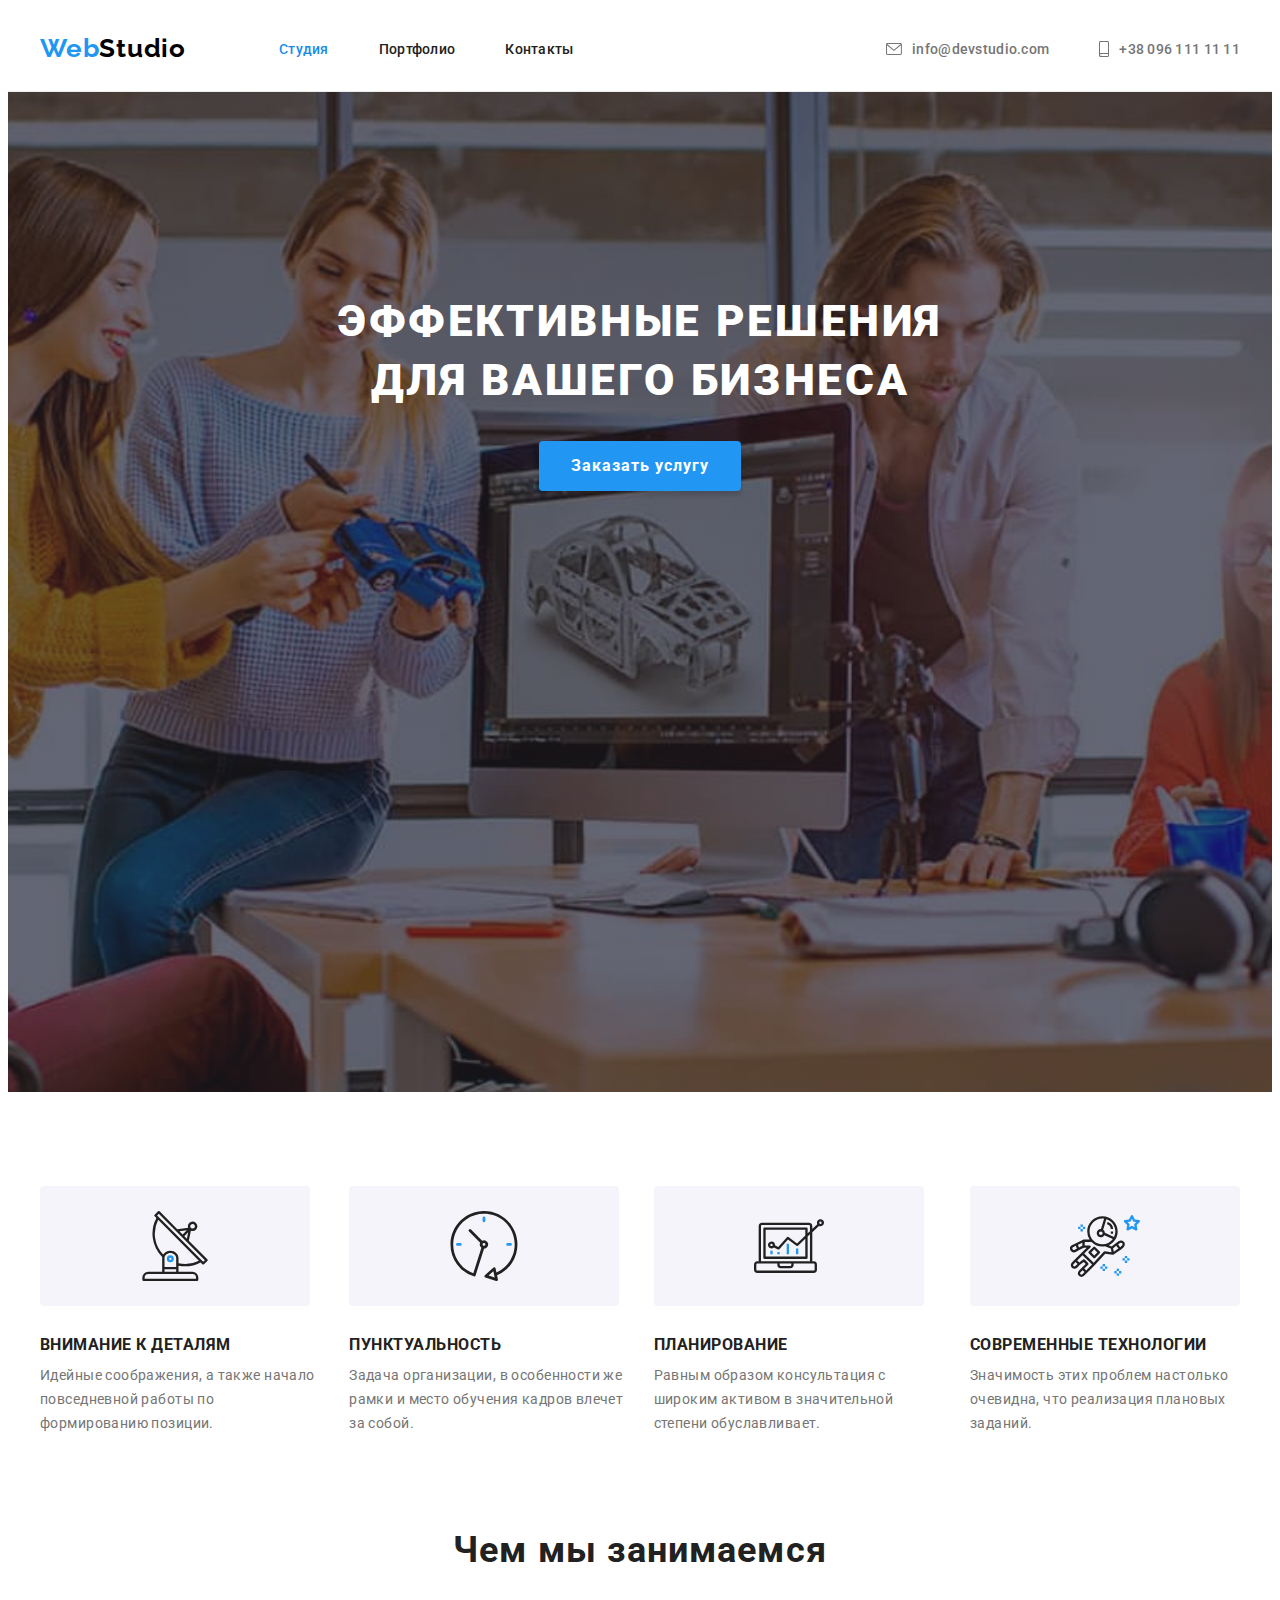
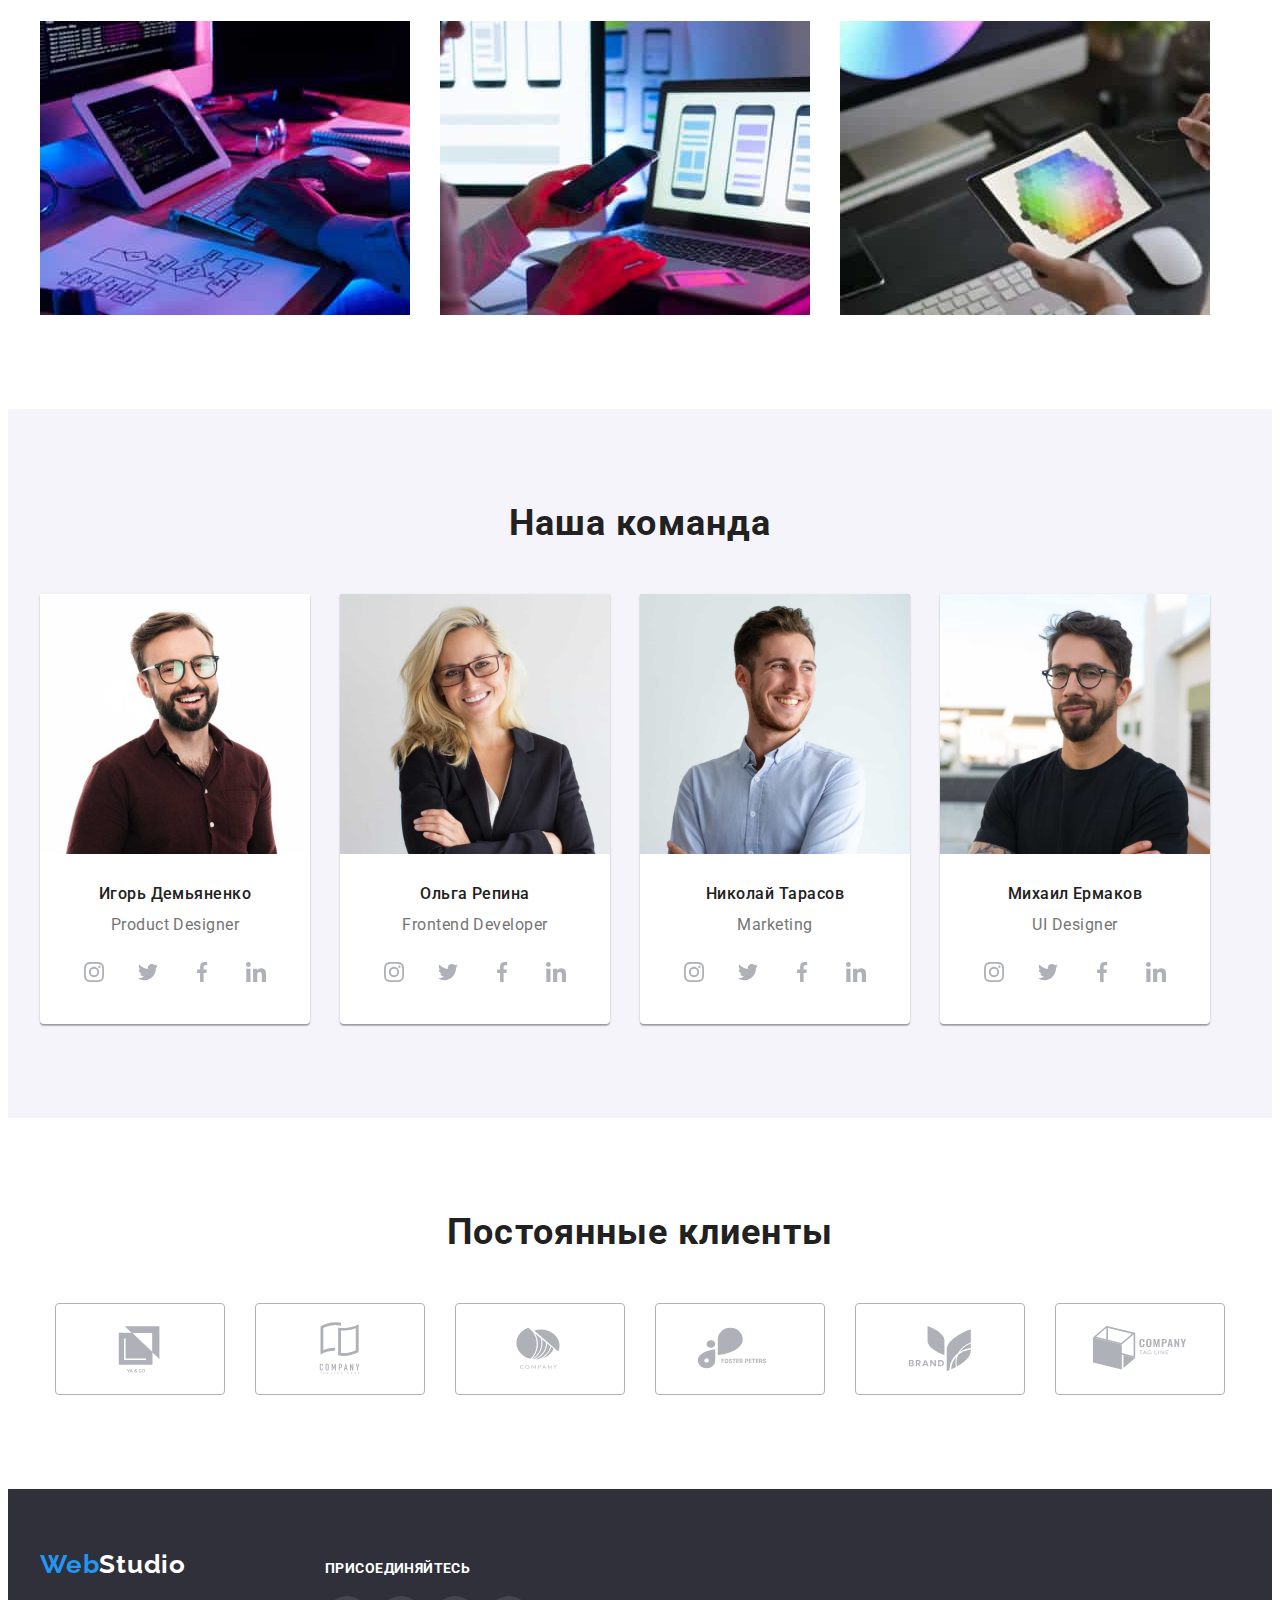
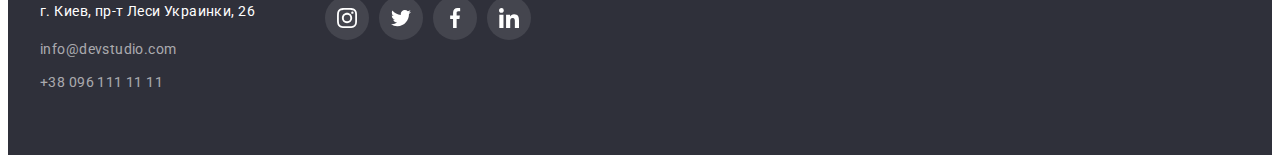
<file: index.html>
<!DOCTYPE html>
<html lang="ru">
  <head>
    <meta charset="UTF-8" />
    <meta http-equiv="X-UA-Compatible" content="IE=edge" />
    <meta name="viewport" content="width=device-width, initial-scale=1.0" />
    <title>Студия</title>
    <link
      rel="stylesheet"
      href="https://cdnjs.cloudflare.com/ajax/libs/modern-normalize/1.1.0/modern-normalize.min.css"
      integrity="sha512-wpPYUAdjBVSE4KJnH1VR1HeZfpl1ub8YT/NKx4PuQ5NmX2tKuGu6U/JRp5y+Y8XG2tV+wKQpNHVUX03MfMFn9Q=="
      crossorigin="anonymous"
      referrerpolicy="no-referrer"
    />

    <link rel="preconnect" href="https://fonts.googleapis.com" />
    <link rel="preconnect" href="https://fonts.gstatic.com" crossorigin />
    <link
      href="https://fonts.googleapis.com/css2?family=Raleway:wght@700&family=Roboto:wght@400;500;700;900&display=swap"
      rel="stylesheet"
    />
    <link rel="stylesheet" href="./css/styles.css" />
  </head>
  <body>
    <!-- Хедер -->
    <header class="header">
      <div class="container header-container">
        <nav class="navigation">
          <a href="./index.html" class="logo"
            ><span class="logo-first-part">Web</span>Studio</a
          >
          <ul class="navigation-list list">
            <li class="navigation-item">
              <a href="./index.html" class="navigation-link active-page"
                >Студия</a
              >
            </li>
            <li class="navigation-item">
              <a href="./portfolio.html" class="navigation-link">Портфолио</a>
            </li>
            <li class="navigation-item">
              <a href="" class="navigation-link">Контакты</a>
            </li>
          </ul>
        </nav>
        <ul class="navigation-list-mail list">
          <li class="navigation-item-mail">
            <a href="mailto:info@devstudio.com" class="navigation-link-mail">
              <svg class="icon-navigation" width="16" height="12">
                <use href="./images/icons.svg#icon-envelope"></use></svg>info@devstudio.com</a>
          </li>
          <li class="navigation-item-mail">
            <a href="tel:+380961111111" class="navigation-link-mail">
              <svg class="icon-navigation" width="10" height="16">
                <use href="./images/icons.svg#icon-smartphone"></use></svg>+38 096 111 11 11</a>
          </li>
        </ul>
      </div>
    </header>

    <main>
      <!-- секция1 -->

      <section class="hero ">
          <div class="container">
              <h1 class="hero-title">
                Эффективные решения <br />
                для вашего бизнеса
              </h1>
              <button type="button" class="hero-btn">Заказать услугу</button>
            </div>
      </section>

      <!-- секция2 -->

      <section class="features section">
        <div class="container">
          <h2 hidden>Особенности</h2>
          <ul class="features-list list">
            <li class="features-item">
              <div class="features-background-icon">
                <svg class="features-icon" width="70px" height="70px">
                  <use href="./images/icons.svg#icon-features-antenna"></use>
                </svg>
              </div>
              <h3 class="features-title">Внимание к деталям</h3>
              <p class="features-text">
                Идейные соображения, а также начало повседневной работы по
                формированию позиции.
              </p>
            </li>
            <li class="features-item">
              <div class="features-background-icon">
                <svg class="features-icon" width="70px" height="70px">
                  <use href="./images/icons.svg#icon-features-clock"></use>
                </svg>
              </div>
              <h3 class="features-title">Пунктуальность</h3>
              <p class="features-text">
                Задача организации, в особенности же рамки и место обучения
                кадров влечет за собой.
              </p>
            </li>
            <li class="features-item">
              <div class="features-background-icon">
                <svg class="features-icon" width="70px" height="70px">
                  <use href="./images/icons.svg#icon-features-diagram"></use>
                </svg>
              </div>
              <h3 class="features-title">Планирование</h3>
              <p class="features-text">
                Равным образом консультация с широким активом в значительной
                степени обуславливает.
              </p>
            </li>
            <li class="features-item">
              <div class="features-background-icon">
                <svg class="features-icon" width="70px" height="70px">
                  <use href="./images/icons.svg#icon-features-astronaut"></use>
                </svg>
              </div>
              <h3 class="features-title">Современные технологии</h3>
              <p class="features-text">
                Значимость этих проблем настолько очевидна, что реализация
                плановых заданий.
              </p>
            </li>
          </ul>
        </div>
      </section>

      <!-- секция3 -->

      <section class="work work-section">
        <div class="container">
          <h2 class="work-title">Чем мы занимаемся</h2>
          <ul class="work-list list">
            <li class="work-item">
              <img
                src="./images/box1.jpg"
                alt="работа за клавиатурой"
                width="370"
                height="294"
                class="work-img"
              />
            </li>
            <li class="work-item">
              <img
                src="./images/box2.jpg"
                alt="работа за ноутбуком"
                width="370"
                height="294"
                class="work-img"
              />
            </li>
            <li class="work-item">
              <img
                src="./images/box3.jpg"
                alt="работа за планшетом"
                width="370"
                height="294"
                class="work-img"
              />
            </li>
          </ul>
        </div>
      </section>

      <!-- секция4 -->
      <section class="team section">
        <div class="container">
          <h2 class="team-title">Наша команда</h2>
          <ul class="team-list list">
            <li class="team-item">
              <img
                src="./images/product-designer.jpg"
                alt="фото Игоря"
                width="270"
                height="260"
                class="team-img"
              />
              <div class="container-team-img">
                <h3 class="team-name">Игорь Демьяненко</h3>
                <p lang="en" class="team-profession">Product Designer</p>
                <ul class="team-social-list list">
                  <li class="team-social-item">
                    <a href="" class="team-social-link">
                      <svg class="team-social-icon" width="20" height="20">
                        <use href="./images/icons.svg#icon-instagram"></use>
                      </svg>
                    </a>
                  </li>
                  <li class="team-social-item">
                    <a href="" class="team-social-link">
                      <svg class="team-social-icon" width="20" height="20">
                        <use href="./images/icons.svg#icon-twitter"></use>
                      </svg>
                    </a>
                  </li>
                  <li class="team-social-item">
                    <a href="" class="team-social-link">
                      <svg class="team-social-icon" width="20" height="20">
                        <use href="./images/icons.svg#icon-facebook"></use>
                      </svg>
                    </a>
                  </li>
                  <li class="team-social-item">
                    <a href="" class="team-social-link">
                      <svg class="team-social-icon" width="20" height="20">
                        <use href="./images/icons.svg#icon-linkedin"></use>
                      </svg>
                    </a>
                  </li>
                </ul>
              </div>
            </li>
            <li class="team-item">
              <img
                src="./images/frontend-developer.jpg"
                alt="фото Ольги"
                width="270"
                height="260"
                class="team-img"
              />
              <div class="container-team-img">
                <h3 class="team-name">Ольга Репина</h3>
                <p lang="en" class="team-profession">Frontend Developer</p>
                <ul class="team-social-list list">
                  <li class="team-social-item">
                    <a href="" class="team-social-link">
                      <svg class="team-social-icon" width="20" height="20">
                        <use href="./images/icons.svg#icon-instagram"></use>
                      </svg>
                    </a>
                  </li>
                  <li class="team-social-item">
                    <a href="" class="team-social-link">
                      <svg class="team-social-icon" width="20" height="20">
                        <use href="./images/icons.svg#icon-twitter"></use>
                      </svg>
                    </a>
                  </li>
                  <li class="team-social-item">
                    <a href="" class="team-social-link">
                      <svg class="team-social-icon" width="20" height="20">
                        <use href="./images/icons.svg#icon-facebook"></use>
                      </svg>
                    </a>
                  </li>
                  <li class="team-social-item">
                    <a href="" class="team-social-link">
                      <svg class="team-social-icon" width="20" height="20">
                        <use href="./images/icons.svg#icon-linkedin"></use>
                      </svg>
                    </a>
                  </li>
                </ul>
              </div>
            </li>
            <li class="team-item">
              <img
                src="./images/marketing.jpg"
                alt="фото Николая"
                width="270"
                height="260"
                class="team-img"
              />
              <div class="container-team-img">
                <h3 class="team-name">Николай Тарасов</h3>
                <p lang="en" class="team-profession">Marketing</p>
                <ul class="team-social-list list">
                  <li class="team-social-item">
                    <a href="" class="team-social-link">
                      <svg class="team-social-icon" width="20" height="20">
                        <use href="./images/icons.svg#icon-instagram"></use>
                      </svg>
                    </a>
                  </li>
                  <li class="team-social-item">
                    <a href="" class="team-social-link">
                      <svg class="team-social-icon" width="20" height="20">
                        <use href="./images/icons.svg#icon-twitter"></use>
                      </svg>
                    </a>
                  </li>
                  <li class="team-social-item">
                    <a href="" class="team-social-link">
                      <svg class="team-social-icon" width="20" height="20">
                        <use href="./images/icons.svg#icon-facebook"></use>
                      </svg>
                    </a>
                  </li>
                  <li class="team-social-item">
                    <a href="" class="team-social-link">
                      <svg class="team-social-icon" width="20" height="20">
                        <use href="./images/icons.svg#icon-linkedin"></use>
                      </svg>
                    </a>
                  </li>
                </ul>
              </div>
            </li>
            <li class="team-item">
              <img
                src="./images/ui-designer.jpg"
                alt="фото Михаила"
                width="270"
                height="260"
                class="team-img"
              />
              <div class="container-team-img">
                <h3 class="team-name">Михаил Ермаков</h3>
                <p lang="en" class="team-profession">UI Designer</p>
                <ul class="team-social-list list">
                  <li class="team-social-item">
                    <a href="" class="team-social-link">
                      <svg class="team-social-icon" width="20" height="20">
                        <use href="./images/icons.svg#icon-instagram"></use>
                      </svg>
                    </a>
                  </li>
                  <li class="team-social-item">
                    <a href="" class="team-social-link">
                      <svg class="team-social-icon" width="20" height="20">
                        <use href="./images/icons.svg#icon-twitter"></use>
                      </svg>
                    </a>
                  </li>
                  <li class="team-social-item">
                    <a href="" class="team-social-link">
                      <svg class="team-social-icon" width="20" height="20">
                        <use href="./images/icons.svg#icon-facebook"></use>
                      </svg>
                    </a>
                  </li>
                  <li class="team-social-item">
                    <a href="" class="team-social-link">
                      <svg class="team-social-icon" width="20" height="20">
                        <use href="./images/icons.svg#icon-linkedin"></use>
                      </svg>
                    </a>
                  </li>
                </ul>
              </div>
            </li>
          </ul>
        </div>
      </section>
      <!--Секция 5-->
      <section class="clients section">
        <div class="container">
          <h2 class="clients-title">Постоянные клиенты</h2>
          <ul class="clients-list list">
            <li class="clients-item">
              <a class="client-link" href="">
                <svg class="client-icon" width="106" height="60">
                  <use href="./images/icons.svg#icon-client-1"></use>
                </svg>
              </a>
            </li>
            <li class="clients-item">
              <a href="" class="client-link">
                <svg class="client-icon" width="106" height="60">
                  <use href="./images/icons.svg#icon-client-2"></use>
                </svg>
              </a>
            </li>
            <li class="clients-item">
              <a href="" class="client-link">
                <svg class="client-icon" width="106" height="60">
                  <use href="./images/icons.svg#icon-client-3"></use>
                </svg>
              </a>
            </li>
            <li class="clients-item">
              <a href="" class="client-link">
                <svg class="client-icon" width="106" height="60">
                  <use href="./images/icons.svg#icon-client-4"></use>
                </svg>
              </a>
            </li>
            <li class="clients-item">
              <a href="" class="client-link">
                <svg class="client-icon" width="106" height="60">
                  <use href="./images/icons.svg#icon-client-5"></use>
                </svg>
              </a>
            </li>
            <li class="clients-item">
              <a href="" class="client-link">
                <svg class="client-icon" width="106" height="60">
                  <use href="./images/icons.svg#icon-client-6"></use>
                </svg>
              </a>
            </li>
          </ul>
        </div>
      </section>
    </main>

    <!-- подвал -->
    <footer class="footer">
      <div class="container-footer container">
        <div class="container-logo">
          <a href="./index.html" class="footer-logo"
            ><span class="logo-first-part">Web</span>Studio</a
          >
          <address class="footer-address">
            <ul class="address-list list">
              <li class="address-item">
                <p class="address-item-map">г. Киев, пр-т Леси Украинки, 26</p>
              </li>
              <li class="address-item">
                <a href="mailto:info@devstudio.com" class="address-link-mail"
                  >info@devstudio.com</a
                >
              </li>
              <li class="address-item">
                <a href="tel:+380961111111" class="address-link-mail"
                  >+38 096 111 11 11</a
                >
              </li>
            </ul>
          </address>
        </div>
        <div class="footer-social">
          <p class="footer-social-title">присоединяйтесь</p>
          <ul class="footer-social-list list">
            <li class="footer-social-item">
              <a href="" class="footer-social-link">
                <svg class="footer-social-icon" width="20" height="20">
                  <use href="./images/icons.svg#icon-instagram"></use>
                </svg>
              </a>
            </li>
            <li class="footer-social-item">
              <a href="" class="footer-social-link">
                <svg class="footer-social-icon" width="20" height="20">
                  <use href="./images/icons.svg#icon-twitter"></use>
                </svg>
              </a>
            </li>
            <li class="footer-social-item">
              <a href="" class="footer-social-link">
                <svg class="footer-social-icon" width="20" height="20">
                  <use href="./images/icons.svg#icon-facebook"></use>
                </svg>
              </a>
            </li>
            <li class="footer-social-item">
              <a href="" class="footer-social-link">
                <svg class="footer-social-icon" width="20" height="20">
                  <use href="./images/icons.svg#icon-linkedin"></use>
                </svg>
              </a>
            </li>
          </ul>
        </div>
      </div>
    </footer>
  </body>
</html>
</file>
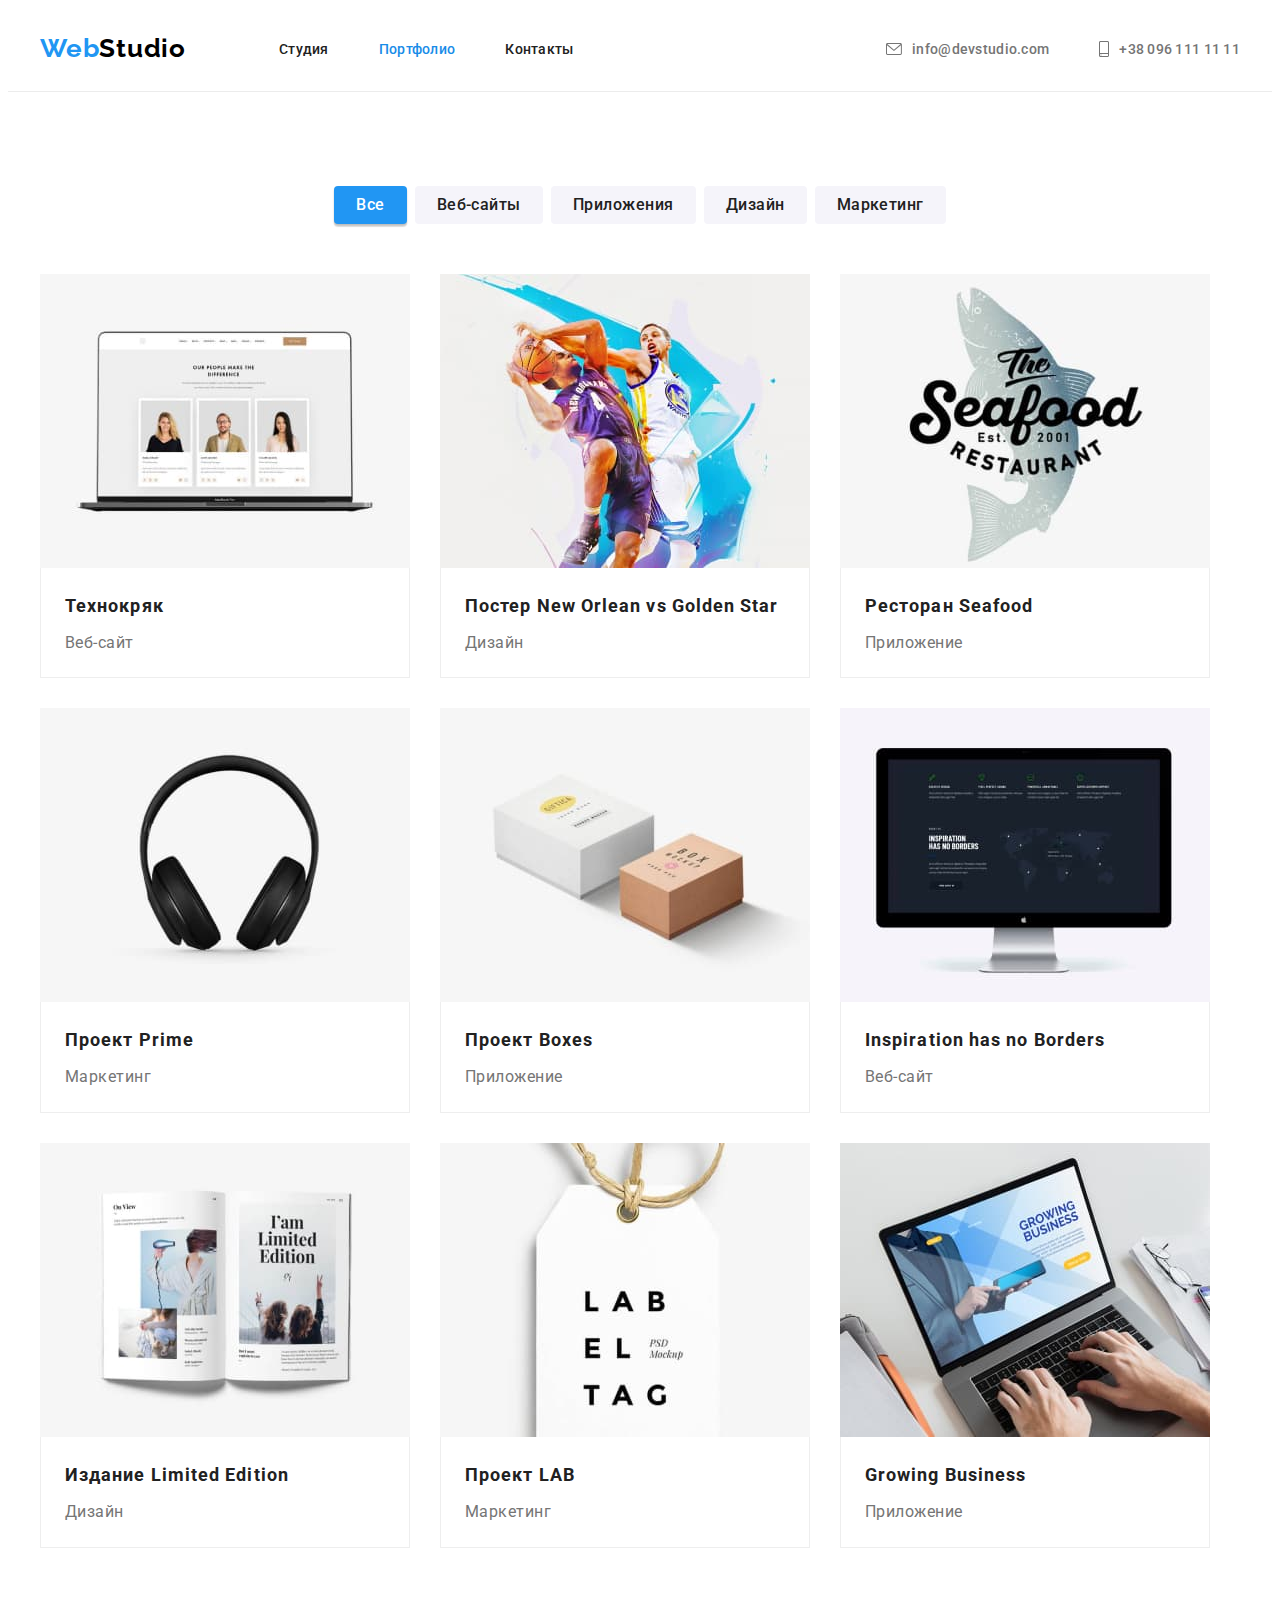
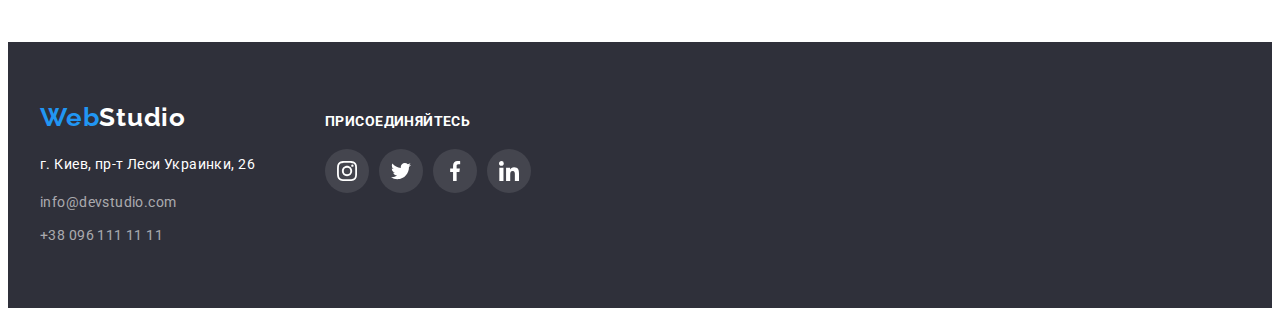
<file: portfolio.html>
<!DOCTYPE html>
<html lang="ru">
  <head>
    <meta charset="UTF-8" />
    <meta http-equiv="X-UA-Compatible" content="IE=edge" />
    <meta name="viewport" content="width=device-width, initial-scale=1.0" />
    <title>Портфолио</title> 
    <link rel="stylesheet" href="https://cdnjs.cloudflare.com/ajax/libs/modern-normalize/1.1.0/modern-normalize.min.css" integrity="sha512-wpPYUAdjBVSE4KJnH1VR1HeZfpl1ub8YT/NKx4PuQ5NmX2tKuGu6U/JRp5y+Y8XG2tV+wKQpNHVUX03MfMFn9Q==" crossorigin="anonymous" referrerpolicy="no-referrer" />
    <link rel="preconnect" href="https://fonts.googleapis.com" />
    <link rel="preconnect" href="https://fonts.gstatic.com" crossorigin />
    <link
      href="https://fonts.googleapis.com/css2?family=Raleway:wght@700&family=Roboto:wght@400;500;700&display=swap"
      rel="stylesheet"
    />
   
    <link rel="stylesheet" href="./css/styles.css" />
  </head>
  <body>
    <!-- Хедер -->
    <header class="header">
      <div class="container header-container">
        <nav class="navigation">
         <a href="./index.html" class="logo"
          ><span class="logo-first-part">Web</span>Studio</a
        > 
        <ul class="navigation-list list">
          <li class="navigation-item">
            <a href="./index.html" class="navigation-link">Студия</a>
          </li>
          <li class="navigation-item">
            <a href="./portfolio.html" class="navigation-link active-page">Портфолио</a>
          </li>
          <li class="navigation-item">
            <a href="" class="navigation-link">Контакты</a>
          </li>
        </ul>
      </nav>
      <ul class="navigation-list-mail list">
        <li class="navigation-item-mail">
          <a href="mailto:info@devstudio.com" class="navigation-link-mail">
            <svg class="icon-navigation" width="16" height="12">
              <use href="./images/icons.svg#icon-envelope"></use></svg>info@devstudio.com</a>
        </li>
        <li class="navigation-item-mail">
          <a href="tel:+380961111111" class="navigation-link-mail">
            <svg class="icon-navigation" width="10" height="16">
              <use href="./images/icons.svg#icon-smartphone"></use></svg>+38 096 111 11 11</a>
        </li>
      </ul>
  </div>
    </header>
    <!--Список услуг-->
    <main >
      <section class="filtres section">
        <div class="container">
        <h1 hidden>Список услуг</h1>
          <ul class="filtres-list list">
            <li class="filtres-item"><button type="button" class="filtres-btn current-btn">Все</button></li>
            <li class="filtres-item"><button type="button" class="filtres-btn">Веб-сайты</button></li>
            <li class="filtres-item"><button type="button" class="filtres-btn">Приложения</button></li>
            <li class="filtres-item"><button type="button" class="filtres-btn">Дизайн</button></li>
            <li class="filtres-item"><button type="button" class="filtres-btn">Маркетинг</button></li>
        </ul>
        
        <ul class="portfolio-list list">
          <li class="portfolio-item">
            <a href="" class="portfolio-link">
              <img
                src="./images/portfolio-img1.jpg"
                alt="веб сайт Технокряк"
                width="370"
                height="294"
                class="services-img"
              />
              <div class="container-services-img">
              <h2 class="portfolio-title">Технокряк</h2>
              <p class="portfolio-text">Веб-сайт</p>
            </div>
            </a>
          </li>
          <li class="portfolio-item">
            <a href="" class="portfolio-link">
              <img
                src="./images/portfolio-img2.jpg"
                alt="Постер Нового Орлеана"
                width="370"
                height="294"
                class="services-img"
              />
              <div class="container-services-img">
              <h2 class="portfolio-title">Постер <span lang="en">New Orlean vs Golden Star</span></h2>
              <p class="portfolio-text">Дизайн</p>
            </div>
            </a>
          </li>
          <li class="portfolio-item">
            <a href="" class="portfolio-link">
              <img
                src="./images/portfolio-img3.jpg"
                alt="Ресторан морской еды"
                width="370"
                height="294"
                class="services-img"
              />
              <div class="container-services-img">
              <h2 class="portfolio-title">Ресторан <span lang="en">Seafood</span></h2>
              <p class="portfolio-text">Приложение</p>
            </div>
            </a>
          </li>
          <li class="portfolio-item">
            <a href="" class="portfolio-link">
              <img
                src="./images/portfolio-img4.jpg"
                alt="проект прайм"
                width="370"
                height="294"
                class="services-img"
              />
              <div class="container-services-img">
              <h2 class="portfolio-title">Проект <span lang="en">Prime</span></h2>
              <p class="portfolio-text">Маркетинг</p>
            </div>
            </a>
          </li>
          <li class="portfolio-item">
            <a href="" class="portfolio-link">
              <img
                src="./images/portfolio-img5.jpg"
                alt="проект боксу"
                width="370"
                height="294"
                class="services-img"
              />
              <div class="container-services-img">
              <h2 class="portfolio-title">Проект <span lang="en">Boxes</span></h2>
              <p class="portfolio-text">Приложение</p>
            </div>
            </a>
          </li>
          <li class="portfolio-item">
            <a href="" class="portfolio-link">
              <img
                src="./images/portfolio-img6.jpg"
                alt="проект веб-сайту"
                width="370"
                height="294"
                class="services-img"
              />
              <div class="container-services-img">
              <h2 lang="en" class="portfolio-title">Inspiration has no Borders</h2>
              <p class="portfolio-text">Веб-сайт</p>
            </div>
            </a>
          </li>
          <li class="portfolio-item">
            <a href="" class="portfolio-link">
              <img
                src="./images/portfolio-img7.jpg"
                alt="Дизайн издания"
                width="370"
                height="294"
                class="services-img"
              />
              <div class="container-services-img">
              <h2 class="portfolio-title">Издание <span lang="en">Limited Edition</span></h2>
              <p class="portfolio-text">Дизайн</p>
            </div>
            </a>
          </li>
          <li class="portfolio-item">
            <a href="" class="portfolio-link">
              <img
                src="./images/portfolio-img8.jpg"
                alt="проект ЛАБ"
                width="370"
                height="294"
                class="services-img"
              />
              <div class="container-services-img">
              <h2 class="portfolio-title">Проект <span lang="en">LAB</span></h2>
              <p class="portfolio-text">Маркетинг</p>
            </div>
            </a>
          </li>
          <li class="portfolio-item">
            <a href="" class="portfolio-link">
              <img
                src="./images/portfolio-img9.jpg"
                alt="проект ЛАБ"
                width="370"
                height="294"
                class="services-img"
              />
              <div class="container-services-img">
              <h2 lang="en" class="portfolio-title">Growing Business</h2>
              <p class="portfolio-text">Приложение</p>
            </div>
            </a>
          </li>
        </ul>
      </div>
      </section>
    </main>

    <!-- подвал -->
    <footer class="footer">
      <div class="container-footer container">
        <div class="container-logo">
          <a href="./index.html" class="footer-logo"
            ><span class="logo-first-part">Web</span>Studio</a
          >
          <address class="footer-address">
            <ul class="address-list list">
              <li class="address-item">
                <p class="address-item-map">г. Киев, пр-т Леси Украинки, 26</p>
              </li>
              <li class="address-item">
                <a href="mailto:info@devstudio.com" class="address-link-mail"
                  >info@devstudio.com</a
                >
              </li>
              <li class="address-item">
                <a href="tel:+380961111111" class="address-link-mail"
                  >+38 096 111 11 11</a
                >
              </li>
            </ul>
          </address>
        </div>
        <div class="footer-social">
          <p class="footer-social-title">присоединяйтесь</p>
          <ul class="footer-social-list list">
            <li class="footer-social-item">
              <a href="" class="footer-social-link">
                <svg class="footer-social-icon" width="20" height="20">
                  <use href="./images/icons.svg#icon-instagram"></use>
                </svg>
              </a>
            </li>
            <li class="footer-social-item">
              <a href="" class="footer-social-link">
                <svg class="footer-social-icon" width="20" height="20">
                  <use href="./images/icons.svg#icon-twitter"></use>
                </svg>
              </a>
            </li>
            <li class="footer-social-item">
              <a href="" class="footer-social-link">
                <svg class="footer-social-icon" width="20" height="20">
                  <use href="./images/icons.svg#icon-facebook"></use>
                </svg>
              </a>
            </li>
            <li class="footer-social-item">
              <a href="" class="footer-social-link">
                <svg class="footer-social-icon" width="20" height="20">
                  <use href="./images/icons.svg#icon-linkedin"></use>
                </svg>
              </a>
            </li>
          </ul>
        </div>
      </div>
    </footer>
  </body>
</html>
</file>
<file: css/styles.css>
:root {
  --logo-text-color: #000000;
  --button-hero-footter-color: #ffffff;
  --accent-color: #2196f3;
  --team-background-color: #f5f4fa;
  --button-color-accent: #188ce8;
  --title-text-color: #212121;
  --text-color: #757575;
  --footer-background-color: #2f303a;
  --footer-color-mail-tel: rgba(255, 255, 255, 0.6);
  --color-link: #afb1b8;
}

body {
  font-family: "Roboto", sans-serif;
  font-size: 14px;
  color: var(--title-text-color);
  background-color: var(--button-hero-footter-color);
}

h1,
h2,
h3,
h4,
h5,
h6 {
  margin: 0;
}

ul {
  margin: 0;
  padding: 0;
}

img {
  display: block;
  max-width: 100%;
  height: auto;
}

a {
  text-decoration: none;
}

.list {
  list-style: none;
  padding: 0;
}

.section {
  padding-top: 94px;
  padding-bottom: 94px;
}

/* хедер */

.header {
  border-bottom: 1px solid #ececec;
}

.container {
  width: 1200px;
  padding: 0 15px;
  margin: 0 auto;
}

.header-container {
  display: flex;
  align-items: center;
}
.navigation {
  display: flex;
  align-items: center;
}

.logo {
  padding-top: 24px;
  padding-bottom: 25px;
  margin-right: 93px;
  font-family: "Raleway", sans-serif;
  font-weight: bold;
  font-size: 26px;
  line-height: calc(31 / 26);
  letter-spacing: 0.03em;
  color: var(--logo-text-color);
}

.logo-first-part {
  color: var(--accent-color);
}

.navigation-list {
  display: flex;
}

.navigation-item + .navigation-item {
  margin-left: 50px;
}

.navigation-link {
  display: block;
  padding-top: 32px;
  padding-bottom: 32px;
  font-weight: 500;
  line-height: calc(16 / 12);
  letter-spacing: 0.02em;
  color: var(--title-text-color);
}

.navigation-link:hover,
.navigation-link:focus {
  color: var(--accent-color);
}

.navigation-list-mail {
  display: flex;
  margin-left: auto;
}

.navigation-item-mail + .navigation-item-mail {
  margin-left: 50px;
}

.navigation-link-mail {
  display: flex;
  align-items: center;
  justify-content: center;
  padding-top: 32px;
  padding-bottom: 32px;
  font-weight: 500;
  line-height: calc(16 / 14);
  letter-spacing: 0.02em;
  color: var(--text-color);
}
.navigation-link-mail:hover,
.navigation-link-mail:focus {
  color: var(--accent-color);
  fill: var(--accent-color);
}
.icon-navigation {
  display: flex;
  margin-right: 10px;
  fill: currentColor;
}

.active-page {
  color: var(--button-color-accent);
}

/* Герой */

/* задаємо колір фону, щоб було видно заголовок */


.hero {
  background: var(--footer-background-color);
  text-align: center;
  padding-top: 200px;
  padding-bottom: 200px;
  max-width: 1600px;
  height: 600px;
  margin: 0 auto;
  background-image: linear-gradient(to right, 
  rgba(47, 48, 58, 0.4), rgba(47, 48, 58, 0.4)),
    url(../images/background-team.jpg);

  background-repeat: no-repeat;
  background-position: center;
  background-size: cover;
}


.hero-title {
  text-align: center;
  margin-bottom: 30px;
 
  font-weight: 900;
  font-size: 44px;
  line-height: 1.36;
  letter-spacing: 0.06em;
  text-transform: uppercase;

  color: var(--button-hero-footter-color);
}
.hero-btn {
  padding: 10px 32px;
  min-width: 200px;
  height: 50px;
  font-family: inherit;
  font-weight: 700;
  font-size: 16px;
  line-height: 1.87;
  letter-spacing: 0.06em;
  cursor: pointer;
  border: none;
  background-color: var(--accent-color);
  box-shadow: 0px 4px 4px rgba(0, 0, 0, 0.15);
  border-radius: 4px;
  color: var(--button-hero-footter-color);
}

.hero-btn:hover,
.hero-btn:focus {
  background-color: var(--button-color-accent);
}

/* Особенности */

.features-list {
  display: flex;
}

.features-item + .features-item {
  margin-left: 30px;
}

.features-background-icon {
  display: flex;
  width: 270px;
  height: 120px;
  border-radius: 4px;
  margin-bottom: 30px;
  background-color: var(--team-background-color);
  justify-content: center;
  align-items: center;
}

.features-title {
  font-weight: 700;
  line-height: calc(16 / 14);
  letter-spacing: 0.03em;
  text-transform: uppercase;
}

.features-title {
  margin-bottom: 10px;
}

.features-text {
  margin: 0;
  font-weight: normal;
  line-height: 1.71;
  letter-spacing: 0.03em;
  color: var(--text-color);
}

/* Работа */

.work-section {
  padding-bottom: 94px;
}

.work-title,
.team-title,
.clients-title {
  margin-bottom: 50px;
  text-align: center;
  font-size: 36px;
  font-weight: 700;
  line-height: calc(16 / 14);
  letter-spacing: 0.03em;
}

.work-list {
  display: flex;
}

.work-item + .work-item {
  margin-left: 30px;
}

/* наша команда */

.team {
  background-color: var(--team-background-color);
}

.team-list {
  display: flex;
}

.team-item {
  box-shadow: 0px 1px 3px rgba(0, 0, 0, 0.12), 0px 1px 1px rgba(0, 0, 0, 0.14),
    0px 2px 1px rgba(0, 0, 0, 0.2);
  border-radius: 0px 0px 4px 4px;
  background-color: var(--button-hero-footter-color);
}

.team-item + .team-item {
  margin-left: 30px;
}

.container-team-img {
  padding: 30px 32px;
  text-align: center;
}

.team-name {
  margin-bottom: 10px;
  font-weight: 500;
  font-size: 16px;
  line-height: calc(19 / 15);
  letter-spacing: 0.03em;
}

.team-profession {
  margin-top: 0;
  margin-bottom: 16px;
  font-size: 16px;
  line-height: calc(19 / 16);
  letter-spacing: 0.03em;
  color: var(--text-color);
}

.team-social-list {
  display: flex;
  justify-content: center;
  align-items: center;
}

.team-social-item + .team-social-item {
  margin-left: 10px;
}

.team-social-link {
  width: 44px;
  height: 44px;
  border-radius: 50%;
  display: flex;
  justify-content: center;
  align-items: center;
  fill: var(--color-link);
}



.team-social-link:hover,
.team-social-link:focus {

  background-color: var(--accent-color);
  fill: var(--button-hero-footter-color);
}

/* Секция 5 */

.clients-list {
  display: flex;
  align-items: center;
  justify-content: center;
}

.clients-item + .clients-item {
  margin-left: 30px;
}

.client-link {
  display: flex;
  width: 170px;
  height: 92px;
  align-items: center;
  justify-content: center;
  border: 1px solid var(--color-link);
  box-sizing: border-box;
  border-radius: 4px;
  fill: var(--color-link);
}

.client-link:hover,
.client-link:focus {
  border-color: var(--accent-color);
  fill: var(--accent-color);
}

/* футер */

.footer {
  background-color: var(--footer-background-color);
  padding-top: 60px;
  padding-bottom: 60px;
 
}

.container-footer {
  display: flex;
  align-items: baseline;
  
}

.container-logo {
  margin-right: 70px;
  
}

.footer-logo {
  
  font-family: "Raleway", sans-serif;
  font-weight: 700;
  font-size: 26px;
  line-height: calc(31 / 26);
  letter-spacing: 0.03em;
  color: var(--button-hero-footter-color);
}

.address-list {

  margin-top: 20px;
  font-style: normal;
  font-weight: normal;
  line-height: 1.71;
  letter-spacing: 0.03em;
}

.address-item {
  margin-bottom: 9px;
}

.address-item:last-child {
  margin-bottom: 0;
}

.address-item-map {
  margin-top: 0;
  color: var(--button-hero-footter-color);
}

.address-link-mail {
  color: var(--footer-color-mail-tel);
}

.address-link-mail:hover,
.address-link-mail:focus {
  color: var(--accent-color);
}

.footer-social-list {
  display: flex;
  justify-content: center;
  align-items: center;
}
.footer-social-title {
  font-weight: 700;
  line-height: calc(16 / 14);
  letter-spacing: 0.03em;
  text-transform: uppercase;
  color: var(--button-hero-footter-color);
  margin-bottom: 20px;
  margin-top: 0;
}

.footer-social-list {
display: flex;
justify-content: center;
align-items: center;

}

.footer-social-item + .footer-social-item {
  margin-left: 10px;
}

.footer-social-link {
  width: 44px;
  height: 44px;
  border-radius: 50%;
  display: flex;
  justify-content: center;
  align-items: center;
  background-color: rgba(255, 255, 255, 0.1);
  fill: var(--button-hero-footter-color);

}

.footer-social-link:hover,
.footer-social-link:focus {
  background-color: var(--accent-color);
}

/* портфолио */

.filtres-list {
  display: flex;
  justify-content: center;
}

.filtres-item + .filtres-item {
  margin-left: 8px;
}

.filtres-btn {
  padding: 6px 22px;
  font-family: inherit;
  background-color: var(--team-background-color);
  font-weight: 500;
  font-size: 16px;
  line-height: 1.62;
  text-align: center;
  letter-spacing: 0.03em;
  border: none;
  border-radius: 4px;
  cursor: pointer;
  color: var(--title-text-color);
}

.filtres-btn:hover,
.filtres-btn:focus {
  color: var(--button-hero-footter-color);
  box-shadow: 0px 3px 1px rgba(0, 0, 0, 0.1), 0px 1px 2px rgba(0, 0, 0, 0.08),
    0px 2px 2px rgba(0, 0, 0, 0.12);
  background-color: var(--accent-color);
}

.current-btn {
  color: var(--button-hero-footter-color);
  box-shadow: 0px 3px 1px rgba(0, 0, 0, 0.1), 0px 1px 2px rgba(0, 0, 0, 0.08),
    0px 2px 2px rgba(0, 0, 0, 0.12);
  background-color: var(--accent-color);
}

.filtres-list {
  display: flex;
  margin-bottom: 50px;
}

.portfolio-list {
  display: flex;
  flex-wrap: wrap;
}

.portfolio-item {
  
  width: 370px;
  margin-right: 30px;
  margin-bottom: 30px;
}

.portfolio-item:nth-child(3n) {
  margin-right: 0;
}

.portfolio-item:nth-last-child(-n + 3) {
  margin-bottom: 0;
}

.portfolio-link {
  display: block;
}

.portfolio-link:hover,
.portfolio-link:focus {
  box-shadow: 6px 1px 4px rgba(0, 0, 0, 0.16), 4px 0px 4px rgba(0, 0, 0, 0.06),
    1px 0px 1px rgba(0, 0, 0, 0.12);
}




.container-services-img {
  padding: 20px 24px;
  border-right: 1px solid #eeeeee;
  border-bottom: 1px solid #eeeeee;
  border-left: 1px solid #eeeeee;
}

.portfolio-title {
  margin-bottom: 4px;
  font-weight: 700;
  font-size: 18px;
  line-height: 2;
  letter-spacing: 0.06em;
  color: var(--title-text-color);
}

.portfolio-text {
  margin-top: 0;
  margin-bottom: 0;
  font-size: 16px;
  line-height: 1.87;
  letter-spacing: 0.03em;
  color: var(--text-color);
}
</file>
